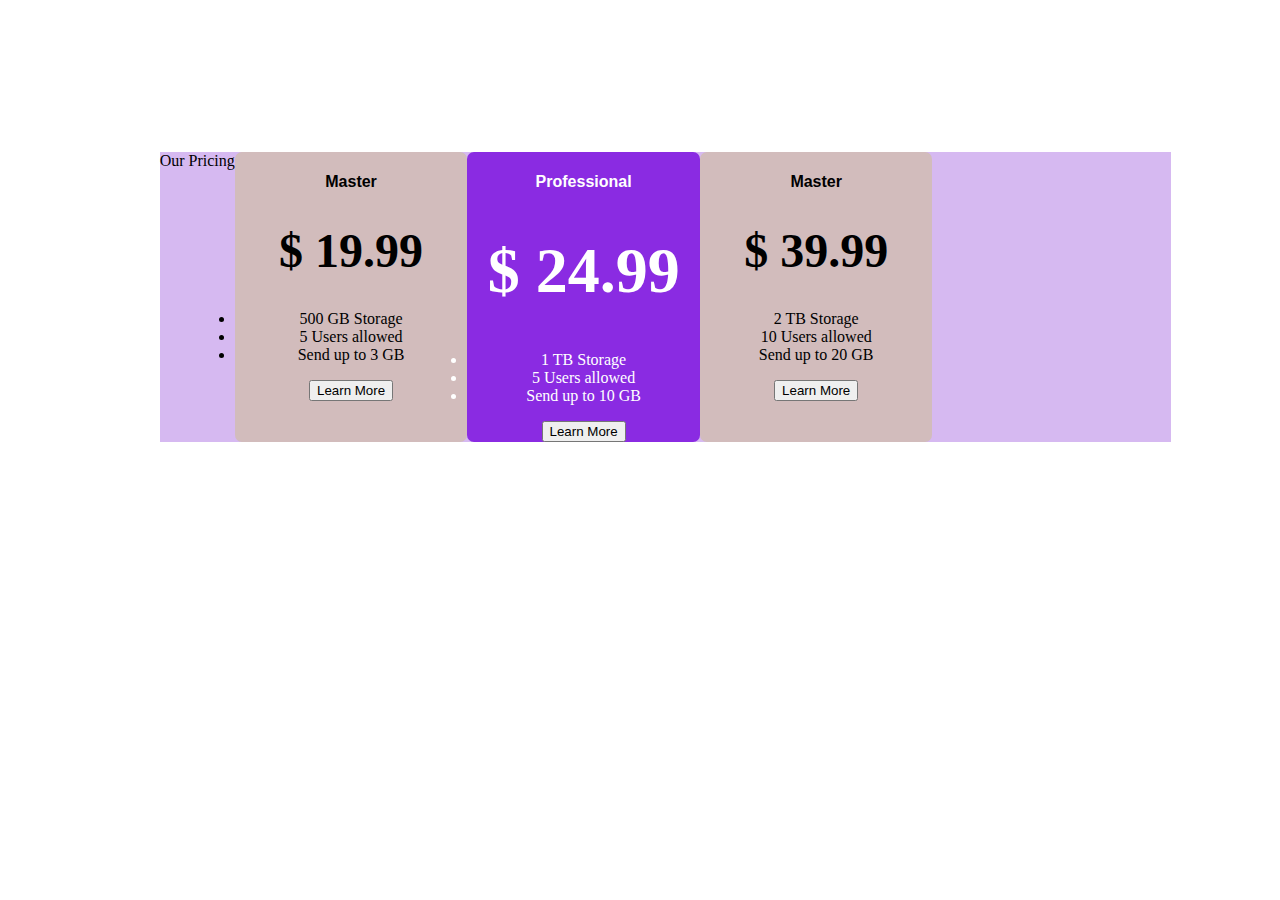
<file: OneDrive/Desktop/Fullstack/frontend/HTML/2ndProject/index.html>
<!DOCTYPE html>
<html lang="en">
<head>
    <meta charset="UTF-8">
    <meta http-equiv="X-UA-Compatible" content="IE=edge">
    <meta name="viewport" content="width=device-width, initial-scale=1.0">
    <title>Document</title>
    <link rel="stylesheet" href="style.css">
</head>
<body>
    <main>
        <div id="pricing">
            <div>
                Our Pricing
            </div>
        </div>
        <div id="sec1">
            <div id="masterLeft">
                <h4>
                    Master
                </h4>
            </div>
            <div id="price1">
                <h1>
                    $ 19.99
                </h1>
            </div>
            <div id="para1">
                <p>
                    <li>500 GB Storage</li> 
                    <li>5 Users allowed</li>
                    <li>Send up to 3 GB</li>
                </p>
            </div>
            <div id="button">
                <button>
                    Learn More
                </button>
            </div>
        </div>
        <div id="sec2">
            <div id="Professional">
                <h4>
                    Professional   
                </h4>
            </div>
            <div id="price2">
                <h1>
                    $ 24.99
                </h1>
            </div>
            <div id="para2">
                <p>
                    <li>1 TB Storage</li>
                    <li>5 Users allowed</li>
                    <li>Send up to 10 GB</li>
                </p>
            </div>
            <div id="button2">
                <button>
                    Learn More
                </button>
            </div>
        </div>
        <div id="sec3">
            <div id="masterRight">
                <h4>
                    Master 
                </h4>
            </div>
            <div id="price3">
                 <h1>
                    $ 39.99
                 </h1>
            </div>
            <div id="para3">
                <p>
                    <div>2 TB Storage</div>
                    <div>10 Users allowed</div>
                    <div>Send up to 20 GB</div>
                </p>
            </div>
            <div id="button">
                <button>
                    Learn More
                </button>
            </div>
        </div>
    </main>
</body>
</html>
</file>
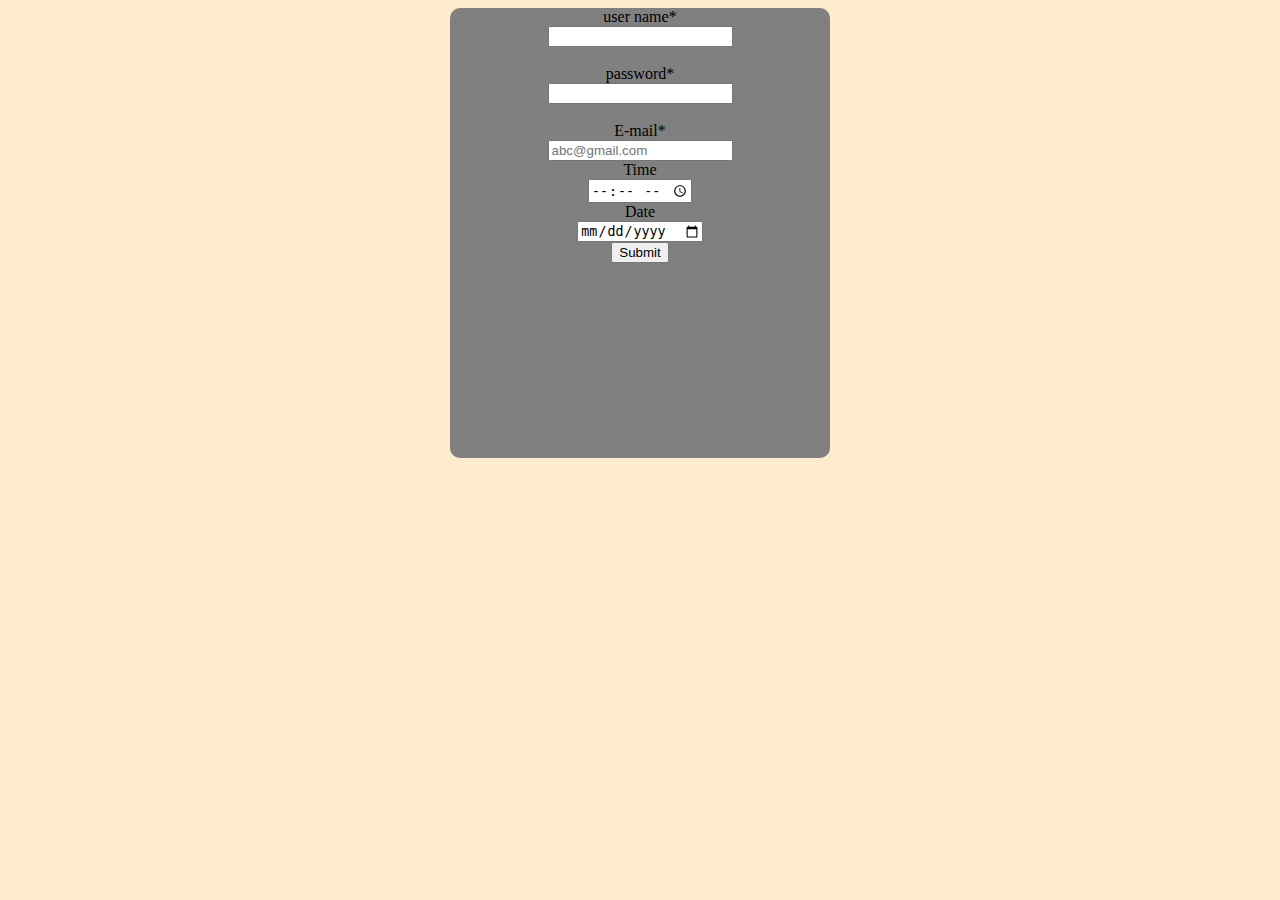
<file: OneDrive/Desktop/Fullstack/frontend/HTML/form/index.html>
<!DOCTYPE html>
<html lang="en">
<head>
    <meta charset="UTF-8">
    <meta http-equiv="X-UA-Compatible" content="IE=edge">
    <meta name="viewport" content="width=device-width, initial-scale=1.0">
    <title>FORM</title>
    <link rel="stylesheet" href="style.css">
</head>

<body>
    <main>
        <form action="">
            <div>
                <label for="user_name">user name*</label>
                <br>
                <input type="text" id="user_name" required>
        
            </div>
            <br>
            <div>
                <label for="pass">password*</label>
                <br>
                <input type="password" id="pass" required>
            </div>
            <br>
            <div>
                <label for="email">E-mail*</label>
                <br>
                <input type="email" id="email" required placeholder="abc@gmail.com">
            </div>
            <div>
                <label for="time">Time</label>
                <br>
                <input type="time" id="time" required>
            </div>
            <div>
                <label for="date">Date</label>
                <br>
                <input type="date" id="date" required>
            </div>
            <div>
                <input type="submit">
            </div>
            
        </form>
    </main>
    
    
</body>
</html>
</file>
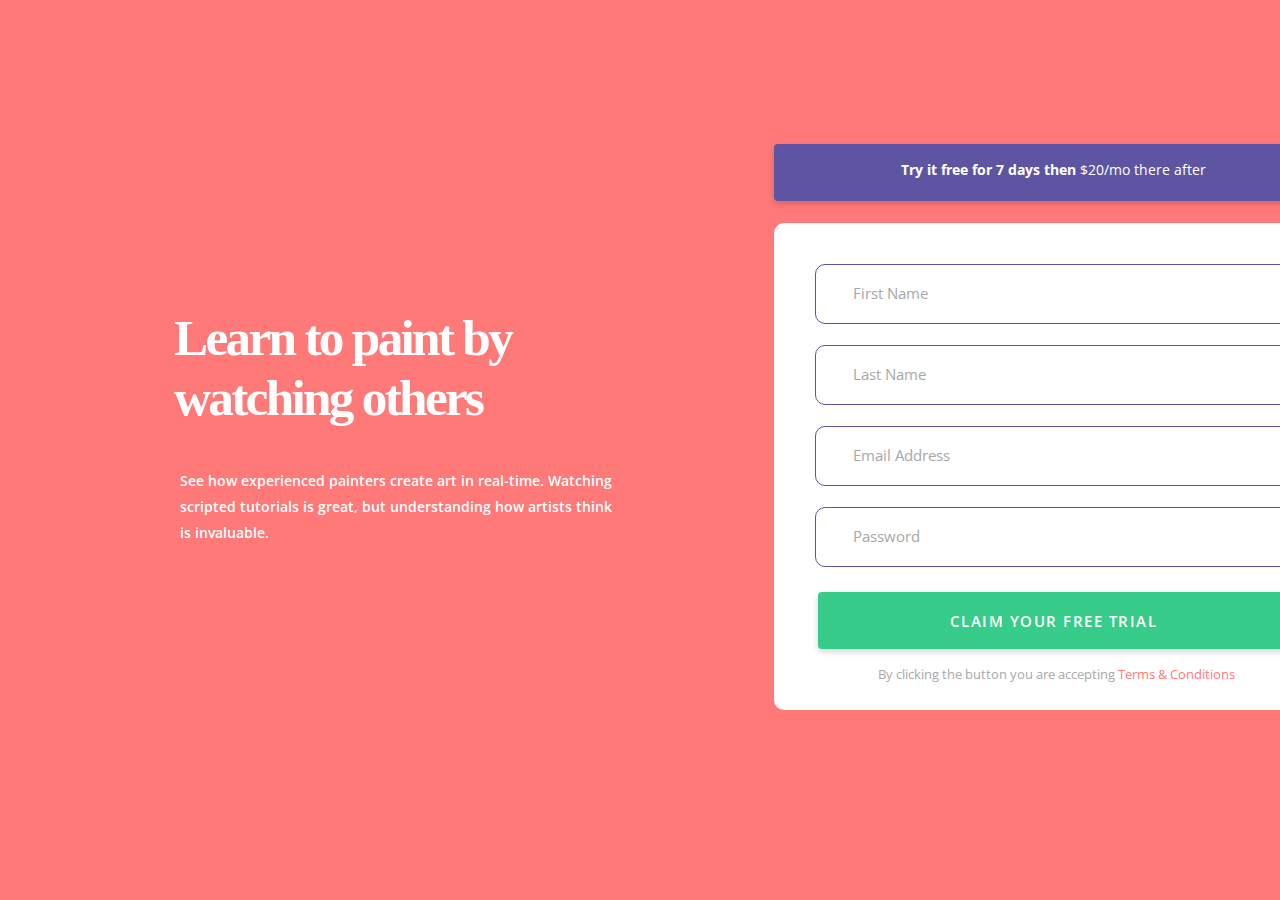
<file: OneDrive/Desktop/Fullstack/frontend/HTML/projectshubham/index.html>
<!DOCTYPE html>
<html lang="en">
<head>
    <meta charset="UTF-8">
    <meta http-equiv="X-UA-Compatible" content="IE=edge">
    <link rel="stylesheet" href="style.css">
    <link rel="preconnect" href="https://fonts.googleapis.com">
<link rel="preconnect" href="https://fonts.gstatic.com" crossorigin>
<link href="https://fonts.googleapis.com/css2?family=Open+Sans:wght@300&display=swap" rel="stylesheet">
    <meta name="viewport" content="width=device-width, initial-scale=1.0">
    <title>Document</title>
</head>
<body>
    <div id="main-container">
        <section id="internal-1">
            <h1 id="heading-1">Learn to paint by watching others</h1>
            <p id="para">See how experienced painters create art in real-time. Watching scripted tutorials is great, but understanding how artists think is invaluable.</p>
        </section>
        <section id="internal-2">
            <section id="second-header">
            <p>
               Try it free for 7 days then
                <span>$20/mo there after</span>
            </p>
            </section>
            <section id="form-container">
                <form >
                    <input id="first-input" placeholder="First Name" /><br>
                    <input placeholder="Last Name" /><br>
                    <input placeholder="Email Address" /><br>
                    <input placeholder="Password" /><br>
                </form>
                <div ><button>Claim your Free Trial</button></div>
                <p id="button-para">
                    By clicking the button you are accepting 
                    <span>Terms & Conditions</span>
                </p>
            </section>
        </section>
    </div>
    
</body>
</html>
</file>
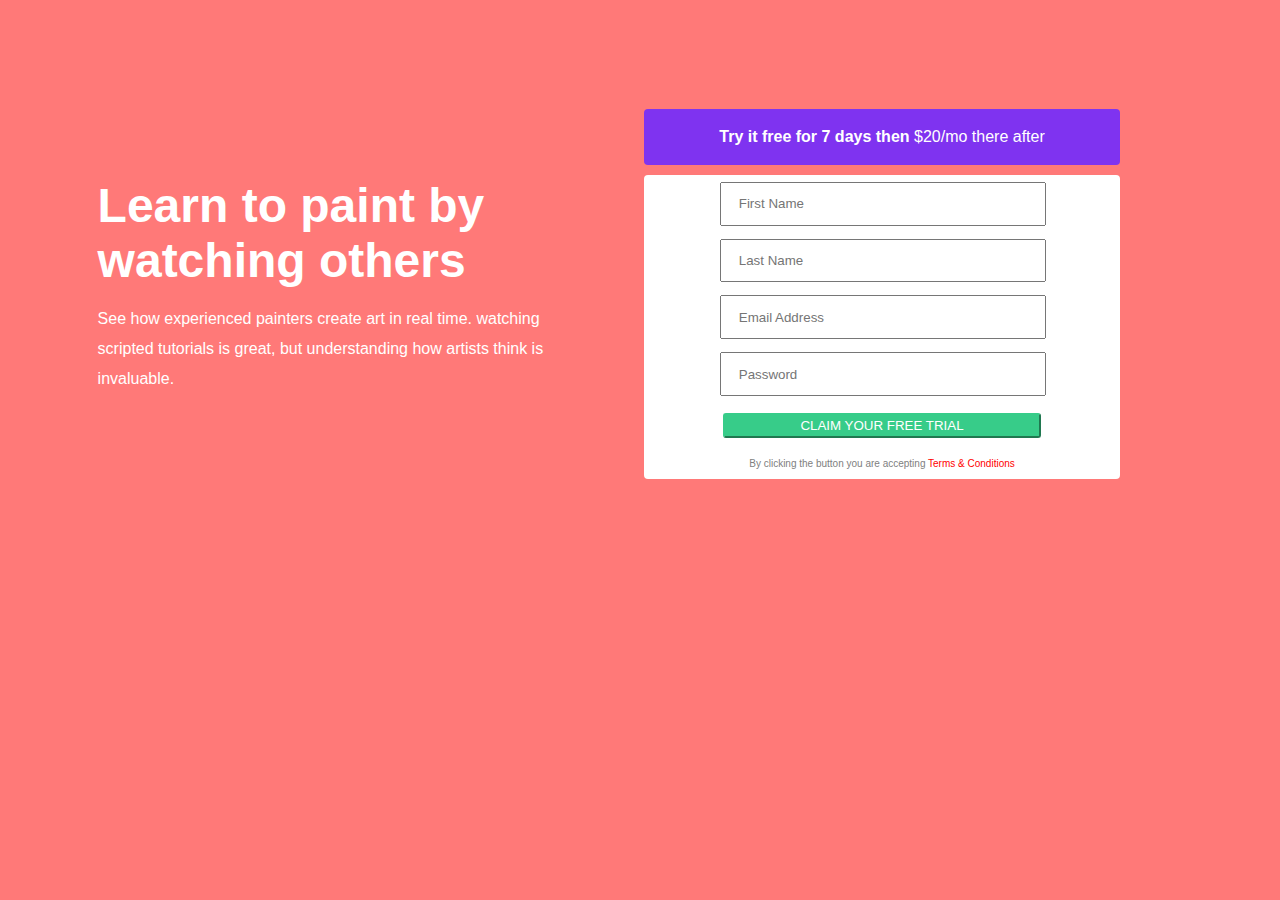
<file: OneDrive/Desktop/Fullstack/frontend/HTML/SignUp-Page/index.html>
<!DOCTYPE html>
<html lang="en">
<head>
    <meta charset="UTF-8">
    <meta http-equiv="X-UA-Compatible" content="IE=edge">
    <meta name="viewport" content="width=device-width, initial-scale=1.0">
    <title>Document</title>
    <link rel="stylesheet" href="style.css">
</head>
<body>
    <main>
        <section id="sec1">
            <div id="heading">
                
                <h1>
                    Learn to paint by <br> watching others
                </h1>
                
            </div>
            <div id="para">
                <p>
                    See how experienced painters create art in real time. watching <br>
                    scripted tutorials is great, but understanding how artists think is <br> 
                    invaluable.
                </p>
            </div>
        </section>
       <section id="sec2">
        <div id="offer">
          <p>       
           Try it free for 7 days then 
           <span id="price">
            $20/mo there after
           </span>
          </p>     
          </div>
          <div id="form">
            <form action="">
                <div><input type="text" placeholder="First Name"></div>
                <div><input type="text" placeholder="Last Name"></div>
                <div><input type="email" placeholder="Email Address"></div>
                <div><input type="Password" placeholder="Password"></div>
                <div>
                <button>
                    CLAIM YOUR FREE TRIAL
                    
                </button>
                <div id="instructions">
                    <p>
                    By clicking the button you are accepting <span id="terms">Terms & Conditions</span> 
                    </p>
                </div>
            </div>
            

            </form>

          </div>
       </section>
     
    </main>
</body>
</html>
</file>
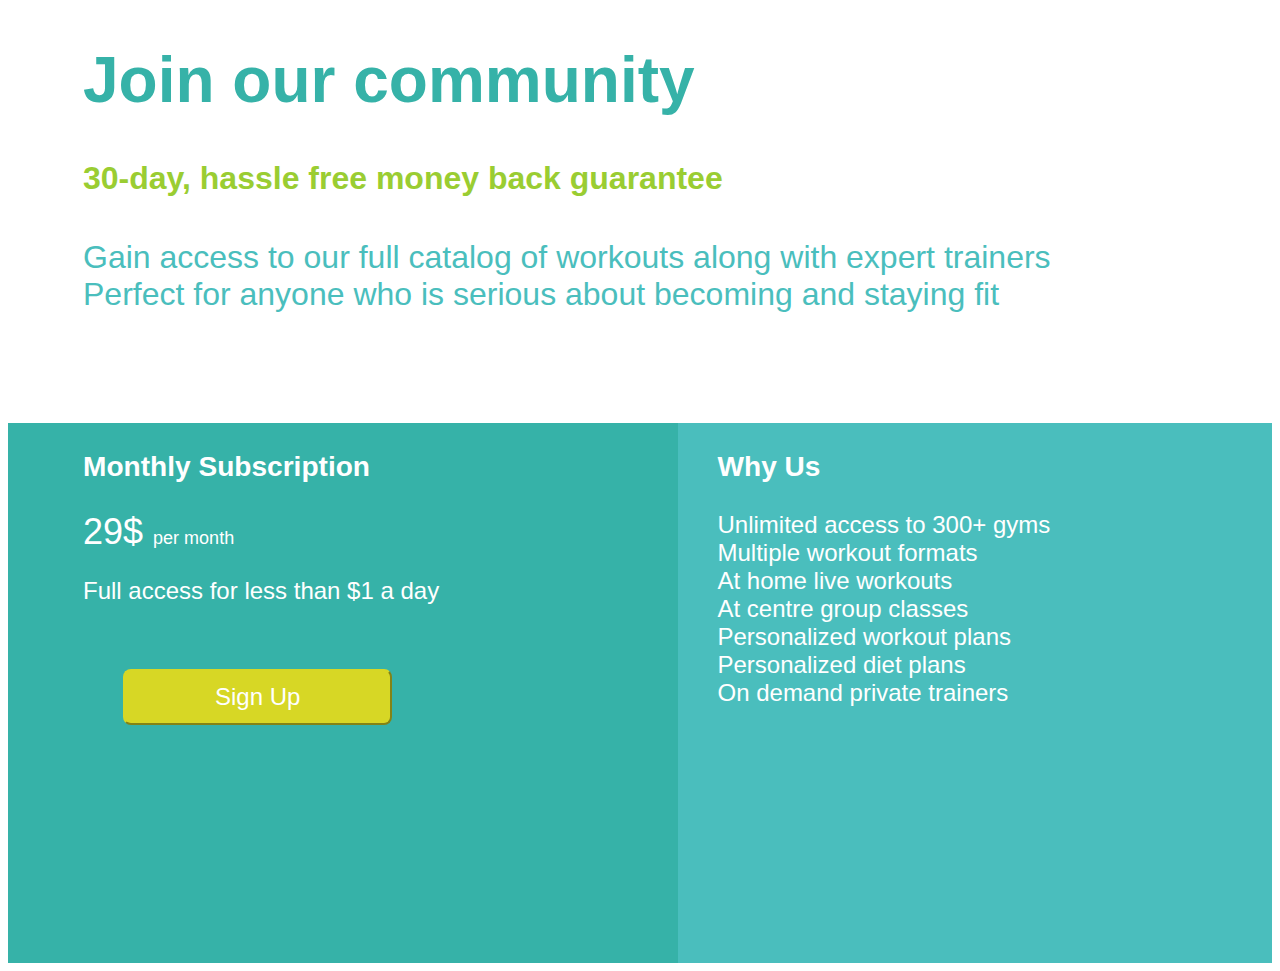
<file: OneDrive/Desktop/Fullstack/frontend/HTML/SubscriptionPage/index.html>
<!DOCTYPE html>
<html lang="en">

<head>
    <meta charset="UTF-8">
    <meta http-equiv="X-UA-Compatible" content="IE=edge">
    <meta name="viewport" content="width=device-width, initial-scale=1.0">
    <title>Document</title>
    <link rel="stylesheet" href="style.css">
</head>

<body>
    <section id="main">
        <section id="mainpart1">
            <h1>
                Join our community
            </h1>
            <h4>
                30-day, hassle free money back guarantee
            </h4>
            <p>
                Gain access to our full catalog of workouts along with expert trainers <br>
                Perfect for anyone who is serious about becoming and staying fit
            </p>
        </section>
        <section id="mainpart2">
            <section id="sub">
                <h3>
                    Monthly Subscription
                </h3>
                <div id="price">
                <span>29$</span>                <span>per month</span>
                </div>
                <p>Full access for less than $1 a day</p>
                <button>Sign Up</button>
            </section>
            <section id="why">
                <h3>
                    Why Us
                </h3>
                <ul>
                   <li>Unlimited access to 300+ gyms </li>
                   <li>Multiple workout formats</li>
                   <li>At home live workouts</li>
                   <li>At centre group classes</li>
                   <li>Personalized workout plans</li>
                   <li>Personalized diet plans </li>
                   <li>On demand private trainers</li>
                </ul>
            </section>
        </section>
    </section>
</body>

</html>
</file>
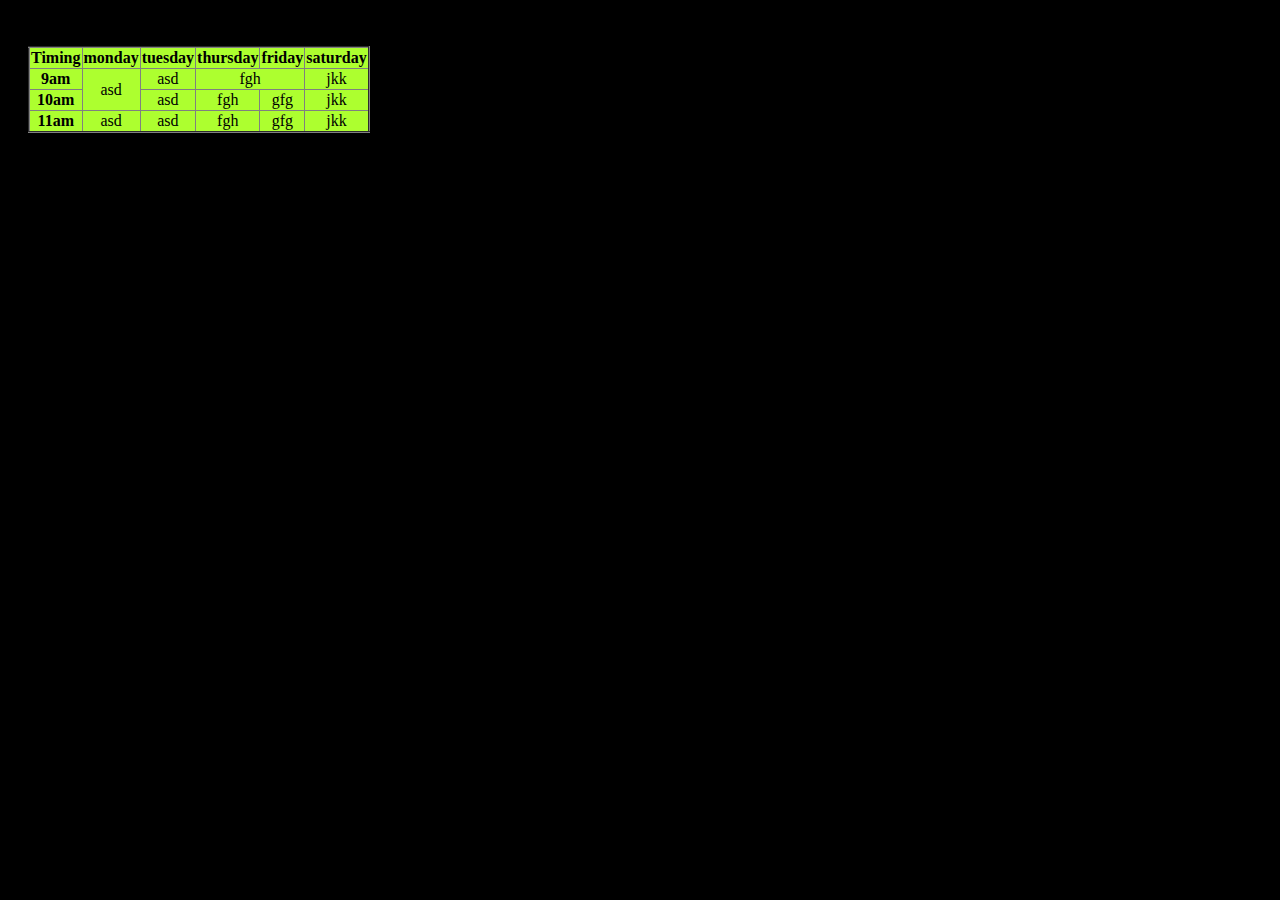
<file: OneDrive/Desktop/Fullstack/frontend/HTML/table/index.html>
<!DOCTYPE html>
<html lang="en">
<head>
    <meta charset="UTF-8">
    <meta http-equiv="X-UA-Compatible" content="IE=edge">
    <meta name="viewport" content="width=device-width, initial-scale=1.0">
    <title>Table</title>
    <link rel="stylesheet" href="style.css">
</head>
<body>
    <Table border="2">
        <tr>
            <th>Timing</th>
            <th>monday</th>
            <th>tuesday</th>
            <th>thursday</th>
            <th>friday</th>
            <th>saturday</th>
        </tr>l
        <tr>
            <th>9am</th>
            <td rowspan="2">asd</td>
            <td>asd</td>
            <td colspan="2">fgh</td>
            <td>jkk</td>
        </tr>
        <tr>
            <th>10am</th>
            <td>asd</td>
            <td>fgh</td>
            <td>gfg</td>
            <td>jkk</td>
        </tr>
        <tr>
            <th>11am</th>
            <td>asd</td>
            <td>asd</td>
            <td>fgh</td>
            <td>gfg</td>
            <td>jkk</td>
        </tr>
    </Table>
    
</body>
</html>
</file>
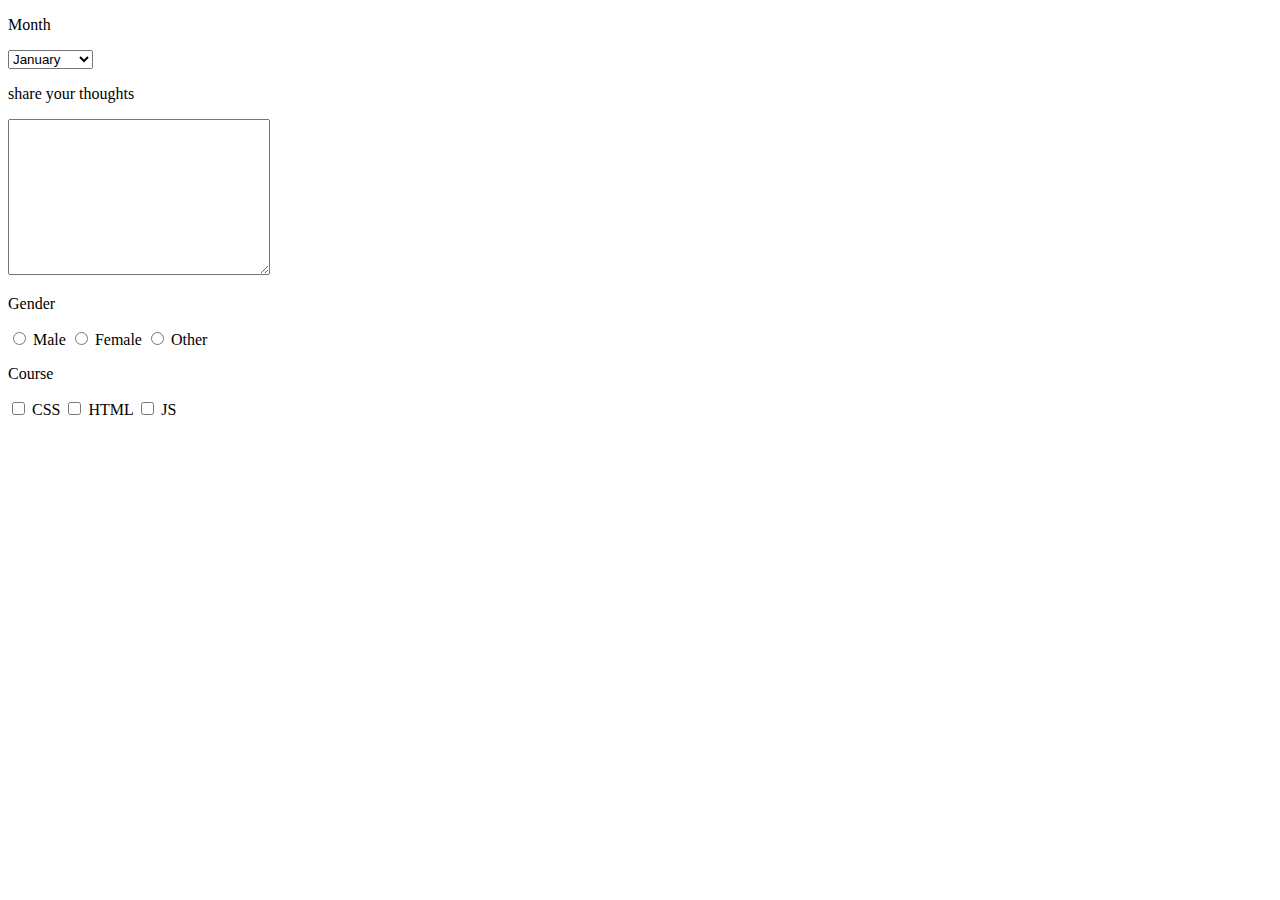
<file: OneDrive/Desktop/Fullstack/frontend/HTML/table/dropdownlist.html>
<!DOCTYPE html>
<html lang="en">
<head>
    <meta charset="UTF-8">
    <meta http-equiv="X-UA-Compatible" content="IE=edge">
    <meta name="viewport" content="width=device-width, initial-scale=1.0">
    <title>Document</title>
</head>
<body>
    <form action="">
        <p>Month</p>
        <select name="Month" id="">
            
        <option value="January">January</option>
        <option value="February">February</option>
        <option value="March">March</option>
        <option value="apr">april</option>
        <option value="may">may</option>
        <option value="jn">june</option>
        <option value="jl">july</option>
        <option value="aug">august</option>
        <option value="sep">september</option>
        <option value="oct">october</option>
        </select>
        <p>
            share your thoughts
        </p>
        
        <textarea name="thoughts" id="" cols="30" rows="10"></textarea>
        <p>Gender</p>
        <input type="radio" name="gender" value="male"> Male
        <input type="radio" name="gender" value="female"> Female
        <input type="radio" name="gender" value="other"> Other
        <p>Course</p>
        <input type="checkbox" name="Course" value="css"> CSS
        <input type="checkbox" name="Course" value="html"> HTML
        <input type="checkbox" name="Course" value="js"> JS
    </form>
    
</body>
</html>
</file>
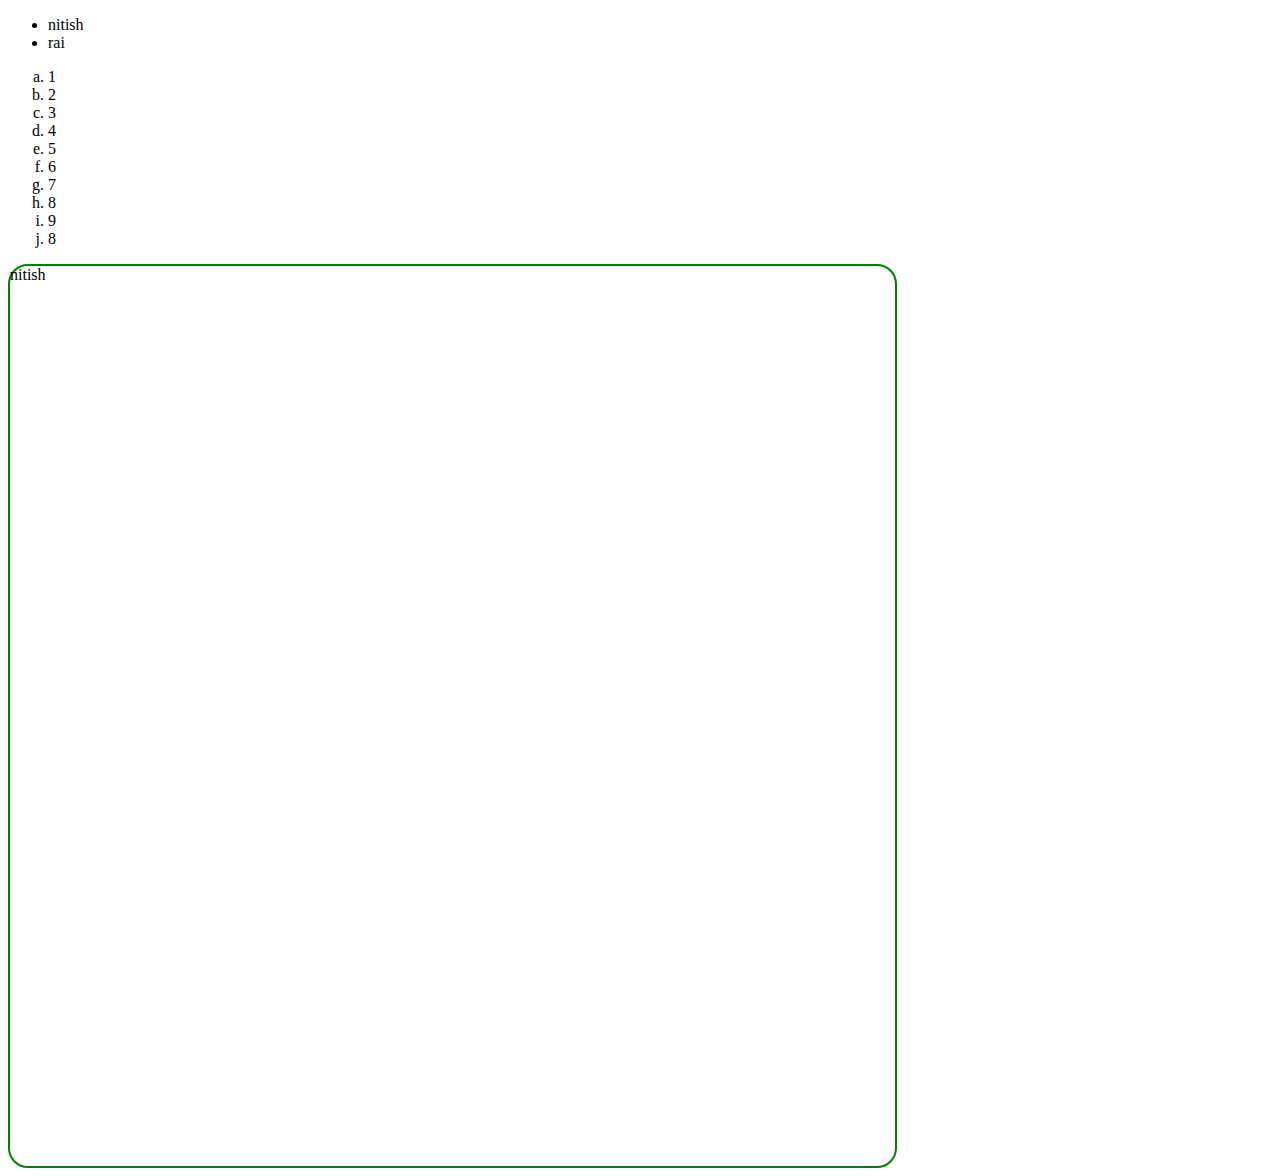
<file: OneDrive/Desktop/Fullstack/frontend/HTML/table/list.html>
<!DOCTYPE html>
<html lang="en">
<head>
    <meta charset="UTF-8">
    <meta http-equiv="X-UA-Compatible" content="IE=edge">
    <meta name="viewport" content="width=, initial-scale=1.0">
    <title>Document</title>
    <link rel="stylesheet" href="external.css">
</head>
<body>
    <ul type="disc">
        <li>nitish</li>
        <li>rai</li>
    
    </ul>
    <ol type="a">
        <li>1</li>
        <li>2</li>
        <li>3</li>
        <li>4</li>
        <li>5</li>
        <li>6</li>
        <li>7</li>
        <li>8</li>
        <li>9</li>
        <li>8</li>
    </ol>
    <div>
        nitish
    </div>
</body>
</html>
</file>
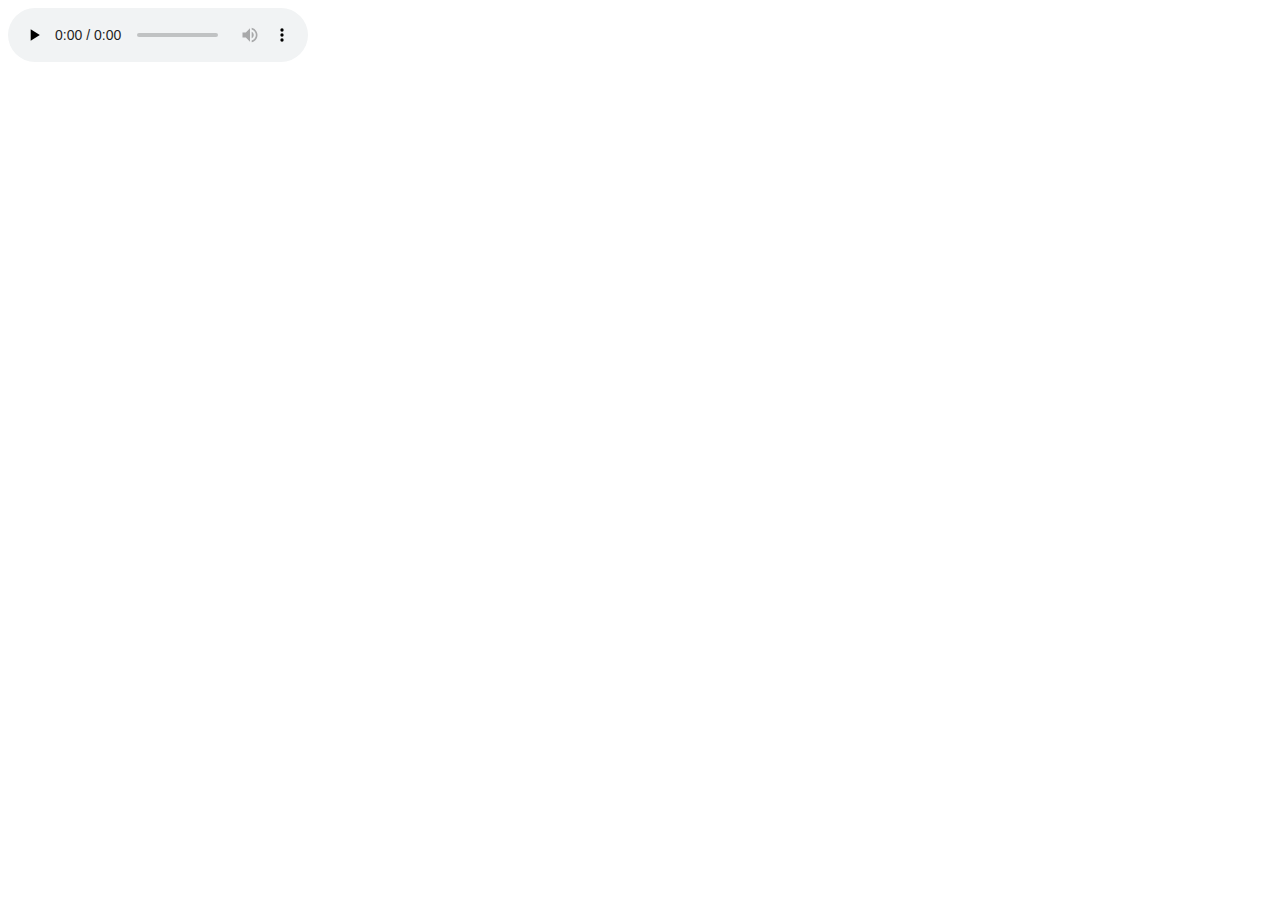
<file: OneDrive/Desktop/Fullstack/frontend/HTML/table/Mediatek.html>
<!DOCTYPE html>
<html lang="en">
<head>
    <meta charset="UTF-8">
    <meta http-equiv="X-UA-Compatible" content="IE=edge">
    <meta name="viewport" content="width=device-width, initial-scale=1.0">
    <title>Document</title>
</head>
<body>
<audio controls preload="none"> <source src="music/music.mp3" type="audio/mpeg">  </audio>    
</body>
</html>
</file>
<file: OneDrive/Desktop/Fullstack/frontend/HTML/2ndProject/style.css>
body{
    background-color: white;
}
main{
    display: flex;
    background-color: rgb(214, 185, 241);
    margin: 12%;
    height: 30%;
    width: 80%;
}
#mainHeading{
    color: rgba(6, 2, 2, 0.868);
    flex-direction: row;
}
#sec1{
     background-color: rgb(210, 188, 188);
     color: black;
     width: 23%;    
     border-radius: 7px;
}
#masterLeft{
    text-align: center;
    font-family: Arial, Helvetica, sans-serif;
}
#price1{
    font-size: x-large;
    text-align: center;

}
#para1{
    text-align: center;
}
#sec2{
    background-color: blueviolet;
    color: white;
    width: 23%;    
    border-radius: 7px;

}
#price2{
    font-size: xx-large;
    text-align: center;
}
#para2{
    text-align: center;
}
#Professional{
    text-align: center;
    font-family: Arial, Helvetica, sans-serif;
}
#button2{
    text-align: center;
}
#sec3{
    background-color: rgb(210, 188, 188);
    color: black;
    width: 23%;    
    border-radius: 7px;
}
#price3{
    font-size: x-large;
    text-align: center;
}
#para3{
    text-align: center;
}
#button{
    text-align: center;
}
#masterRight{
    text-align: center;
    font-family: Arial, Helvetica, sans-serif;
}
</file>
<file: OneDrive/Desktop/Fullstack/frontend/HTML/form/style.css>
body{
    background-color: blanchedalmond;
    text-align: center;
}
form{
text-align: center;
    background-color: grey;
    height: 50vh;
    width: 30%;
    display: inline-block;
    border-radius: 10px;

}
</file>
<file: OneDrive/Desktop/Fullstack/frontend/HTML/projectshubham/style.css>
body {
    background-color: #FF7978;
    width: 1480px;
    height: 833px;
}

#main-container {
    display: inline-flex;
}

#internal-1 {
    width: 756px;
}

#heading-1 {
    margin-top: 300px;
    margin-left: 166px;
    width: 436px;
    height: 126px;
    text-align: left;
    font: normal normal bold 51.25px/60px Montserrat;
    letter-spacing: -2.7px;
    color: #FFFFFF;
}

#para {
    margin-top: 26px;
    margin-left: 172px;
    width: 434px;
    height: 71px;
    text-align: left;
    color: #FFFFFF;
    font: normal normal 600 14px/26px Open Sans;
}

#internal-2 {
    margin-left: 10px;
}

#second-header {
    margin-top: 136px;
    width: 558px;
    height: 57px;
    background-color: #5D55A1;
    border-radius: 4px;
    box-shadow: 0px 3px 6px #00000029;
}

#second-header p {
    padding: 12px;
    color: #FFFFFF;
    font: normal normal bold 14px/28px Open Sans;
    text-align: center;

}

#second-header p span {
    font: normal normal normal 14px/28px Open Sans;
    text-align: center;
}

#form-container {
    margin-top: 22px;
    width: 558px;
    height: 487px;
    background-color: #FFFFFF;
    border-radius: 10px;
}

#form-container input {
    margin-top: 21px;
    margin-left: 41px;
    width: 475px;
    height: 56px;
    border-radius: 10px;
    border: 1px solid #5C54A1
}

#form-container input:first-child {
    margin-top: 41px;
}

#form-container input::placeholder {
    padding: 18px 364px 18px 35px;
    text-align: left;
    font: normal normal normal 15px/28px Open Sans;
    letter-spacing: 0px;
    color: #A8A8A8;
    opacity: 1;
}

#form-container button {
    margin-top: 25px;
    margin-left: 44px;
    background-color: #37CC89;
    box-shadow: 0px 3px 6px #00000029;
    width: 471px;
    height: 57px;
    border-radius: 4px;
    opacity: 1;
    border: 0px solid white;
    text-align: left;
    font: normal normal 600 15px/28px Open Sans;
    letter-spacing: 1.5px;
    color: #FFFFFF;
    text-transform: uppercase;
    opacity: 1;
    text-align: center;
}

#button-para {
    margin-top: 13px;
    margin-left: 104px;
    width: 367px;
    height: 18px;
    text-align: left;
    font: normal normal normal 13px/24px Open Sans;
    letter-spacing: 0px;
    color: #A8A8A8;
}

#button-para span {
    color: #FF7978;
    ;
}
</file>
<file: OneDrive/Desktop/Fullstack/frontend/HTML/SignUp-Page/style.css>
body{
    background-color: #FF7978;
    color: white;
    
}
main{
    display: flex;
    font-family: sans-serif;

}
#sec1{
    /* margin-top: 25vh; */
    display: flex;
    flex-direction: column;
    align-items: center;
    justify-content: center;
    margin-left: 7vw;

}

#heading{
    font-size: x-large ;
    width: 100%;
    text-align: justify;

}
h1{
    width: 100%;
    margin: auto;

    
}
#para{
    line-height: 30px;
}
#sec2{
    margin: 8%;
}
#offer{
    font-weight: bold;
    background-color: rgb(127, 51, 240);
    padding: 3px 75px;
    border-radius: 4px;
}
#price{
    font-weight: lighter;
}
#form{
    background-color: white;
    border-radius: 4px;
    /* padding: 3px 80px; */
    margin-top: 10px;
    display: flex;
    justify-content: center;

}
form>div>input{
    width: 90%;
    margin: 6.5px;
    padding-left: 5%;
    padding-top: 3.7%;
    padding-bottom: 3.7%;

}
button{
    padding: 3px 75px;
    background-color: #37CC89;
    border-color:  #37CC89;
    border-radius: 3px;
    color: white;
    margin: 10px;
    justify-content: center;
}
#instructions{
    color: gray;
    font-size: x-small;
    text-align: center;

}
#terms{
    color: red;
}
@media screen and (max-width: 600px){ 
    main{
        flex-direction: column;
    }
    #heading{
        text-align: center;
    }
    #para{
        text-align: center;
    }
    #offer{
        text-align: center;
    }
    #price{
        text-align: center;
    }
}
</file>
<file: OneDrive/Desktop/Fullstack/frontend/HTML/SubscriptionPage/style.css>
body{
    /* background-color: aquamarine; */
    font-family: 'Montserrat', sans-serif;

}
#main{
    /* color: blue; */

}
#mainpart1{
background-color: #FFFFFF;
margin: 20px;
color: blue;
height: 40vh;
font-size: xx-large;
padding-left: 55px;
}
#mainpart1>p{
    font-size: 1em;
    color: rgb(74,190,189);
}
#mainpart1>h1{
    color:rgb(54, 178, 168);
}
#mainpart1>h4{
    color: yellowgreen;
}
#mainpart2{
     display: flex;
     height: 60vh;
     font-size: x-large;   
}
#sub{
    background-color: rgb(54, 178, 168);
    width: 50%;
    padding-left: 75px;
    color: white;
}
#price{
    font-size: 1.5em;

}
#price>span:last-child{
    font-size: 0.5em;
}

#sub>button{
    background-color: rgb(215, 215, 37);
    margin-left: 120px;
    border-radius: 8px;
    padding: 12px 90px;
    font-size: x-large;
    color: white;
    border-color: rgb(215, 215, 37);
    margin: 40px;
}
#why{
    background-color: rgb(74,190,189);
    width: 50%;
    color: white;
}
#why>h3{
    padding-left: 40px;

}
#why>ul>li{
    list-style-type: none;
    margin-right: 80px;
}
</file>
<file: OneDrive/Desktop/Fullstack/frontend/HTML/table/style.css>
body{
    background-color: black;
    
}
table{
    border-collapse: collapse;
    background-color: greenyellow;
    text-align: center;
    margin: 20px;
    
}
/* th{
    background-color: beige;
} */
</file>
<file: OneDrive/Desktop/Fullstack/frontend/HTML/table/external.css>
div{
    /* background-color: rgb(29, 110, 110); */
    height: 100vh;
    width: 70%;
    border: solid 2px green;
    border-radius: 20px;
}
img{
    height: 100%;
    width: 100%;
    border-radius: 20px;
}
h1{
    background-color: brown;
}
</file>
